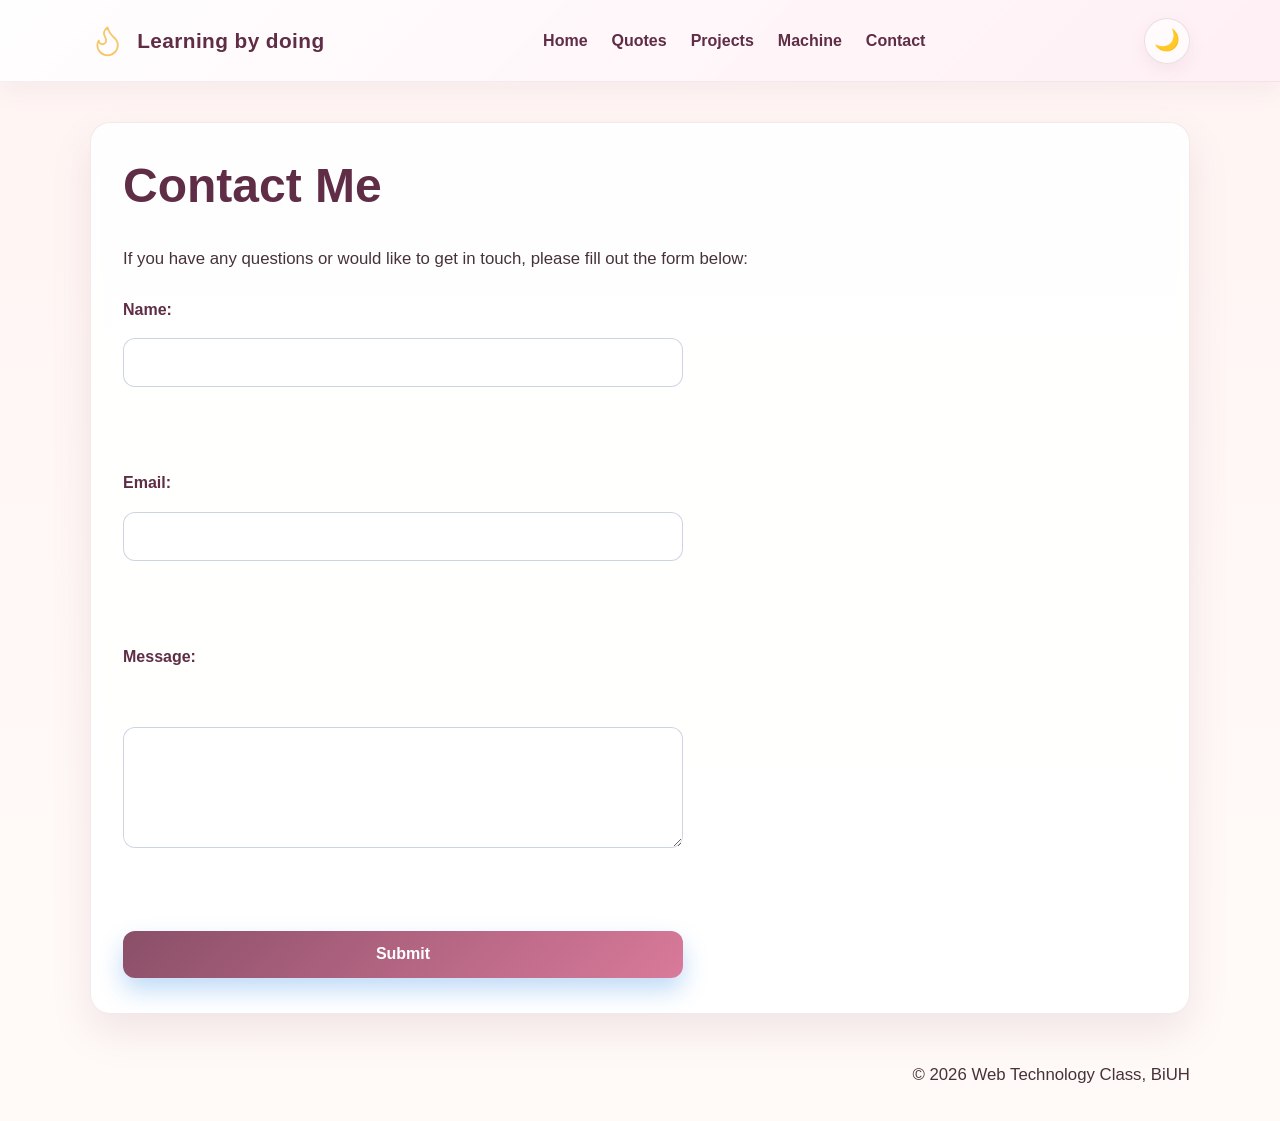
<file: contact.html>
<!DOCTYPE html>
<html lang="en">
<head>
    <meta charset="UTF-8">
    <meta name="viewport" content="width=device-width, initial-scale=1.0">
    <title>Project Page</title>
    <link rel="stylesheet" href="styles.css">
</head>
<body>
   <header id="site-header">

    </header>

    <main>
     <h1>Contact Me</h1>
        <p>If you have any questions or would like to get in touch, please fill out the form below:</p>
        <form action="submit_form.php" method="post">
            <label for="name">Name:</label>
            <input type="text" id="name" name="name" required><br><br>

            <label for="email">Email:</label>
            <input type="email" id="email" name="email" required><br><br>

            <label for="message">Message:</label><br>
            <textarea id="message" name="message" rows="5" cols="30" required></textarea><br><br>

            <input type="submit" value="Submit">
        </form>

    </main>
    <footer>
        <p>&copy; 2026 Web Technology Class, BiUH</p>
    </footer>
<script src="nav.js"></script>
</body>
</html>
</file>
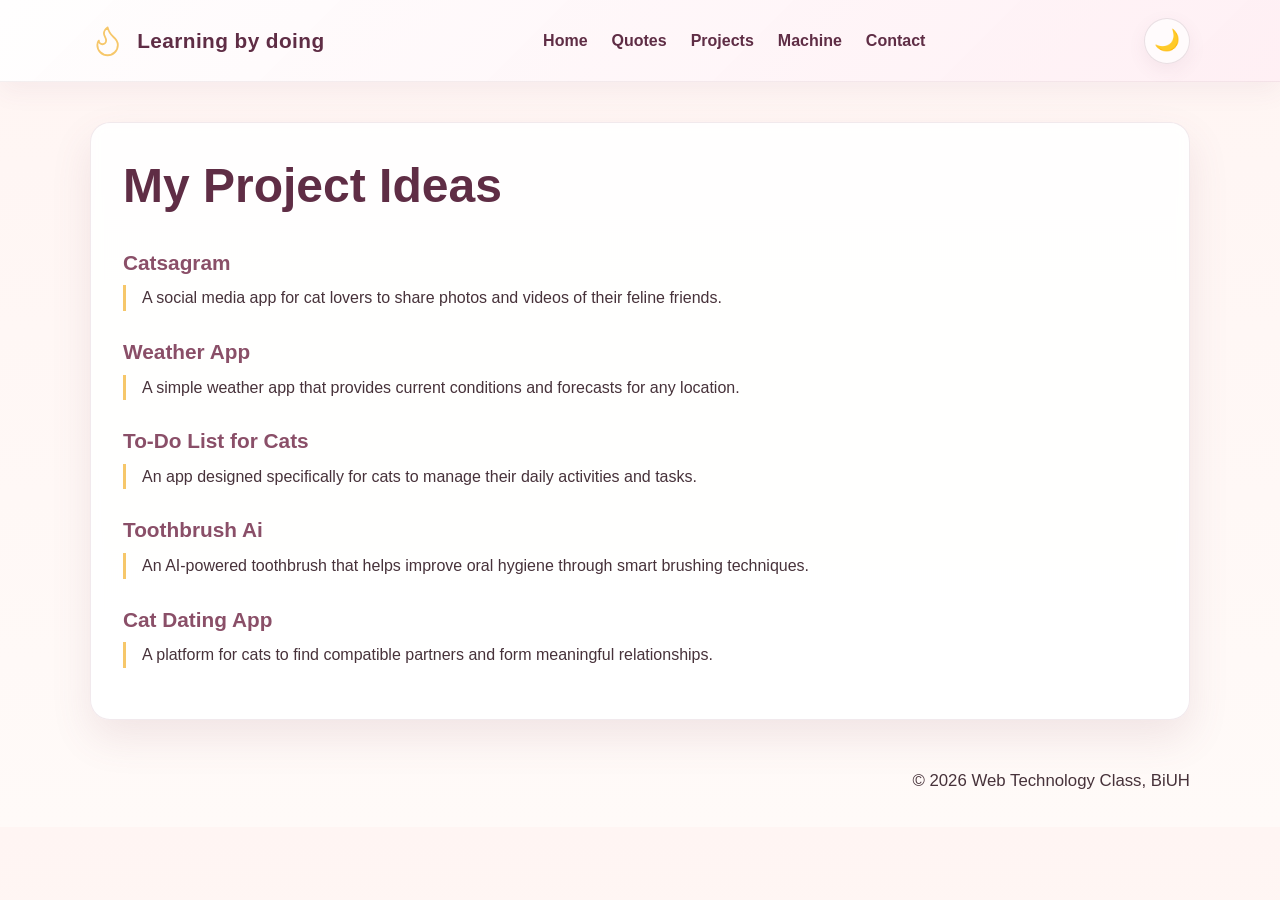
<file: project.html>
<!DOCTYPE html>
<html lang="en">
<head>
    <meta charset="UTF-8">
    <meta name="viewport" content="width=device-width, initial-scale=1.0">
    <title>Project Page</title>
    <link rel="stylesheet" href="styles.css">
</head>
<body>
<header id="site-header">

    </header>

    <main>
         <h1>My Project Ideas</h1>

        <dl>
            <dt>Catsagram</dt>
            <dd>A social media app for cat lovers to share photos and videos of their feline friends.</dd>
           
            <dt>Weather App</dt>
            <dd>A simple weather app that provides current conditions and forecasts for any location.</dd>
            
            <dt>To-Do List for Cats</dt>
            <dd>An app designed specifically for cats to manage their daily activities and tasks.</dd>
           
            <dt>Toothbrush Ai</dt>
            <dd>An AI-powered toothbrush that helps improve oral hygiene through smart brushing techniques.</dd>
           
            <dt>Cat Dating App</dt>
            <dd>A platform for cats to find compatible partners and form meaningful relationships.</dd>
        </dl>

    </main>
    <footer>
        <p>&copy; 2026 Web Technology Class, BiUH</p>
    </footer>
<script src="nav.js"></script>
</body>
</html>
</file>
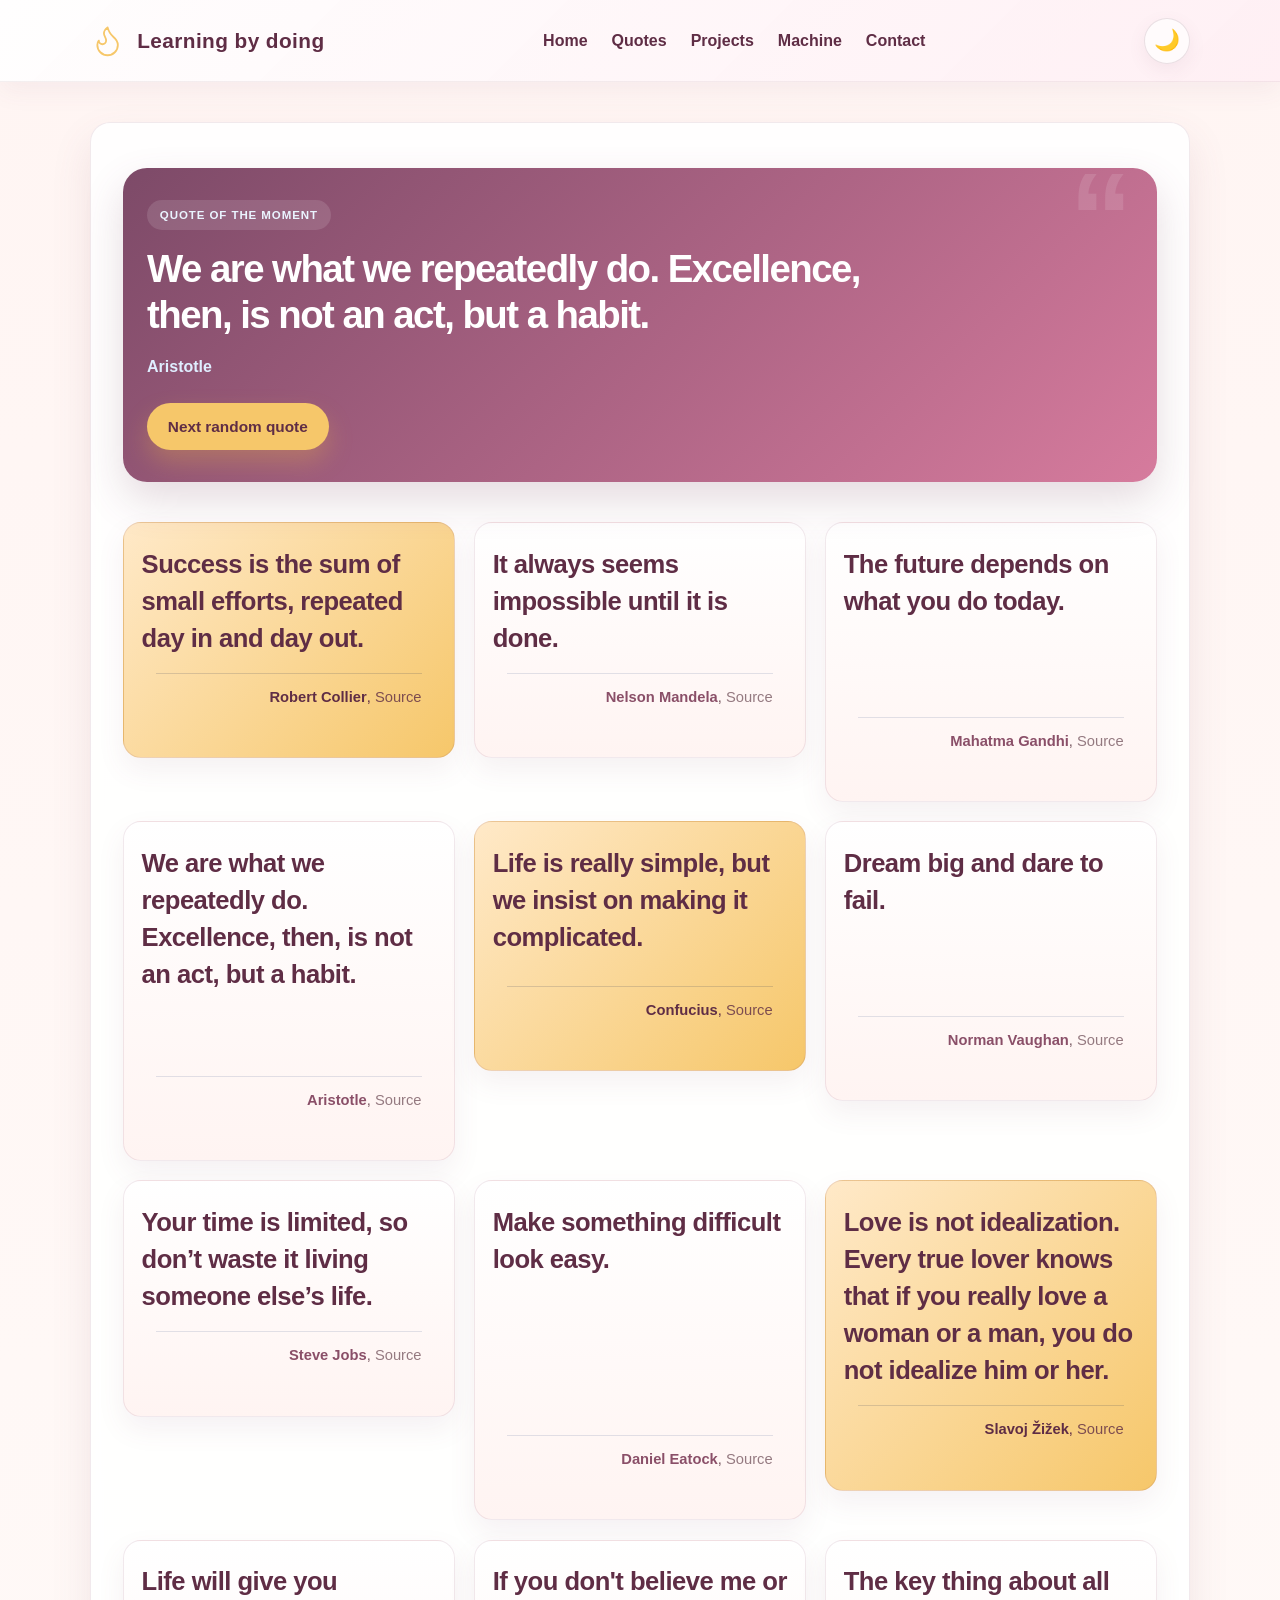
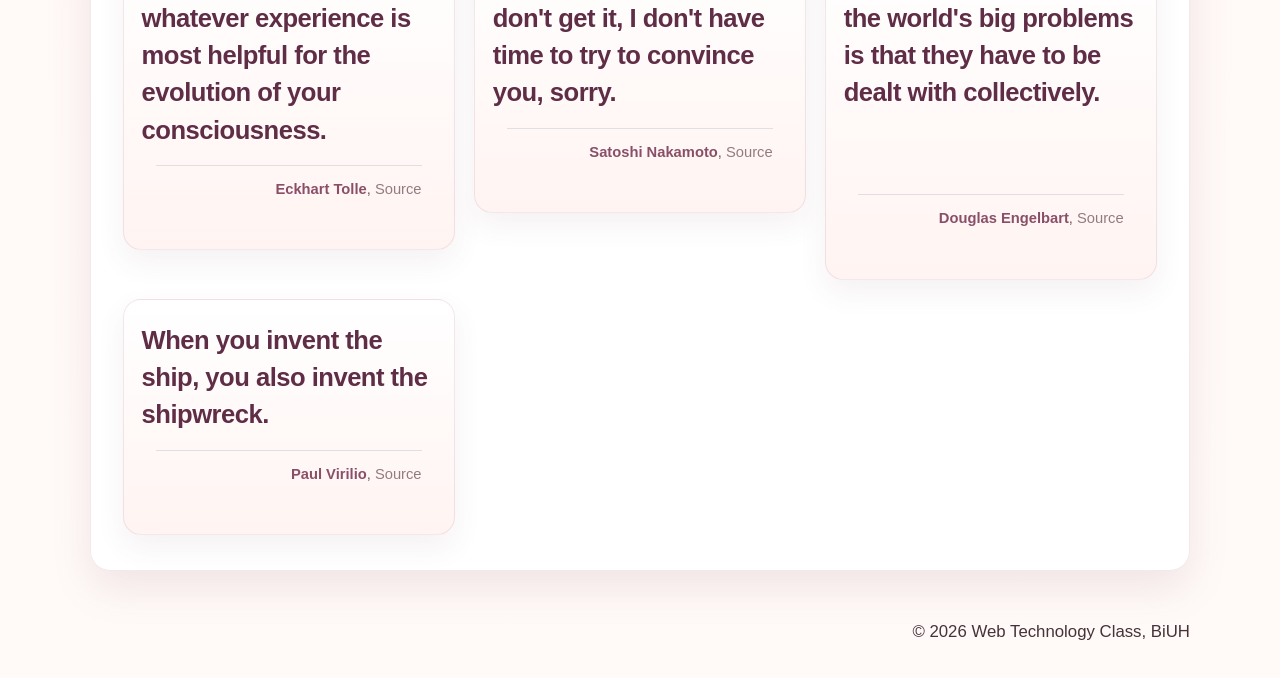
<file: quotes.html>
<!DOCTYPE html>
<html lang="en">
<head>
  <meta charset="UTF-8">
  <meta name="viewport" content="width=device-width, initial-scale=1.0">
  <title>My most loved quotes</title>
  <link rel="stylesheet" href="styles.css">
</head>
<body>
 <header id="site-header">

    </header>
<main>
  <section class="quote-hero" aria-live="polite">
    <div class="quote-hero__label">Quote of the moment</div>
    <blockquote class="quote-hero__block">
      <p id="featured-quote-text">Success is the sum of small efforts, repeated day in and day out.</p>
    </blockquote>
    <div class="quote-hero__meta">
      <cite id="featured-quote-author">Robert Collier</cite>
    </div>
    <button id="next-quote-btn" type="button">Next random quote</button>
  </section>

    <div class="grid">

<article class="quote highlight">
  <blockquote>
    <p>Success is the sum of small efforts, repeated day in and day out.</p>
  </blockquote>
  <footer>
    <cite>Robert Collier</cite>, <span class="source">Source</span>
  </footer>
</article>

<article class="quote">
  <blockquote>
    <p>It always seems impossible until it is done.</p>
  </blockquote>
  <footer>
    <cite>Nelson Mandela</cite>, <span class="source">Source</span>
  </footer>
</article>

<article class="quote">
  <blockquote>
    <p>The future depends on what you do today.</p>
  </blockquote>
  <footer>
    <cite>Mahatma Gandhi</cite>, <span class="source">Source</span>
  </footer>
</article>

<article class="quote">
  <blockquote>
    <p>We are what we repeatedly do. Excellence, then, is not an act, but a habit.</p>
  </blockquote>
  <footer>
    <cite>Aristotle</cite>, <span class="source">Source</span>
  </footer>
</article>

<article class="quote highlight">
  <blockquote>
    <p>Life is really simple, but we insist on making it complicated.</p>
  </blockquote>
  <footer>
    <cite>Confucius</cite>, <span class="source">Source</span>
  </footer>
</article>

<article class="quote">
  <blockquote>
    <p>Dream big and dare to fail.</p>
  </blockquote>
  <footer>
    <cite>Norman Vaughan</cite>, <span class="source">Source</span>
  </footer>
</article>

<article class="quote">
  <blockquote>
    <p>Your time is limited, so don’t waste it living someone else’s life.</p>
  </blockquote>
  <footer>
    <cite>Steve Jobs</cite>, <span class="source">Source</span>
  </footer>
</article>

<article class="quote">
  <blockquote>
    <p>Make something difficult look easy.</p>
  </blockquote>
  <footer>
    <cite>Daniel Eatock</cite>, <span class="source">Source</span>
  </footer>
</article>

<article class="quote highlight">
  <blockquote>
    <p>Love is not idealization. Every true lover knows that if you really love a woman or a man, you do not idealize him or her.</p>
  </blockquote>
  <footer>
    <cite>Slavoj Žižek</cite>, <span class="source">Source</span>
  </footer>
</article>

<article class="quote">
  <blockquote>
    <p>Life will give you whatever experience is most helpful for the evolution of your consciousness.</p>
  </blockquote>
  <footer>
    <cite>Eckhart Tolle</cite>, <span class="source">Source</span>
  </footer>
</article>

<article class="quote">
  <blockquote>
    <p>If you don't believe me or don't get it, I don't have time to try to convince you, sorry.</p>
  </blockquote>
  <footer>
    <cite>Satoshi Nakamoto</cite>, <span class="source">Source</span>
  </footer>
</article>

<article class="quote">
  <blockquote>
    <p>The key thing about all the world's big problems is that they have to be dealt with collectively.</p>
  </blockquote>
  <footer>
    <cite>Douglas Engelbart</cite>, <span class="source">Source</span>
  </footer>
</article>

<article class="quote">
  <blockquote>
    <p>When you invent the ship, you also invent the shipwreck.</p>
  </blockquote>
  <footer>
    <cite>Paul Virilio</cite>, <span class="source">Source</span>
  </footer>
</article>

</div>
</main>

 <footer>
        <p>&copy; 2026 Web Technology Class, BiUH</p>
    </footer>
<script src="nav.js"></script>
<script>
  const quotes = [
    { text: "Success is the sum of small efforts, repeated day in and day out.", author: "Robert Collier" },
    { text: "It always seems impossible until it is done.", author: "Nelson Mandela" },
    { text: "The future depends on what you do today.", author: "Mahatma Gandhi" },
    { text: "We are what we repeatedly do. Excellence, then, is not an act, but a habit.", author: "Aristotle" },
    { text: "Life is really simple, but we insist on making it complicated.", author: "Confucius" },
    { text: "Dream big and dare to fail.", author: "Norman Vaughan" },
    { text: "Your time is limited, so don’t waste it living someone else’s life.", author: "Steve Jobs" },
    { text: "Make something difficult look easy.", author: "Daniel Eatock" },
    { text: "Love is not idealization. Every true lover knows that if you really love a woman or a man, you do not idealize him or her.", author: "Slavoj Žižek" },
    { text: "Life will give you whatever experience is most helpful for the evolution of your consciousness.", author: "Eckhart Tolle" },
    { text: "If you don't believe me or don't get it, I don't have time to try to convince you, sorry.", author: "Satoshi Nakamoto" },
    { text: "The key thing about all the world's big problems is that they have to be dealt with collectively.", author: "Douglas Engelbart" },
    { text: "When you invent the ship, you also invent the shipwreck.", author: "Paul Virilio" }
  ];

  const featuredText = document.getElementById('featured-quote-text');
  const featuredAuthor = document.getElementById('featured-quote-author');
  const nextQuoteButton = document.getElementById('next-quote-btn');

  let currentIndex = -1;

  function getRandomIndex(excludeIndex = -1) {
    let nextIndex = Math.floor(Math.random() * quotes.length);

    while (quotes.length > 1 && nextIndex === excludeIndex) {
      nextIndex = Math.floor(Math.random() * quotes.length);
    }

    return nextIndex;
  }

  function showQuote(index) {
    currentIndex = index;
    const quote = quotes[index];
    featuredText.textContent = quote.text;
    featuredAuthor.textContent = quote.author;
  }

  nextQuoteButton.addEventListener('click', function () {
    showQuote(getRandomIndex(currentIndex));
  });

  showQuote(getRandomIndex());
</script>
</body>
</html>
</file>
<file: styles.css>
:root {
    --bg: #fff5f3;
    --bg-strong: #ffe9e2;
    --surface: rgba(255, 255, 255, 0.9);
    --panel: #ffffff;
    --primary: #8a4f68;
    --primary-deep: #5f2d45;
    --secondary: #d97a9a;
    --accent: #f6c76a;
    --text: #47323a;
    --muted: #7a5b64;
    --border: rgba(138, 79, 104, 0.12);
    --shadow: 0 18px 40px rgba(143, 82, 100, 0.12);
    --header-h: 82px;

    /* Full-bleed stages (home hero, machine page): a pale mist here, darkness in dark mode */
    --stage-bg: #fffaf8;
    --stage-deep: #f0d9d5;
    --stage-ink: #5f2d45;
    --stage-dim: #8a6b74;
    --stage-line: rgba(138, 79, 104, 0.25);
    --stage-hover: #c0517a;
    --stage-glass: rgba(255, 255, 255, 0.55);
    --stage-vignette: rgba(150, 90, 110, 0.14);
    --stage-ember: #ff5a3c;
    --stage-ember-glow: rgba(255, 90, 60, 0.22);
    --grain: url("data:image/svg+xml,%3Csvg xmlns='http://www.w3.org/2000/svg' width='180' height='180'%3E%3Cfilter id='n'%3E%3CfeTurbulence type='fractalNoise' baseFrequency='.85' numOctaves='2' stitchTiles='stitch'/%3E%3CfeColorMatrix type='saturate' values='0'/%3E%3C/filter%3E%3Crect width='100%25' height='100%25' filter='url(%23n)' opacity='.07'/%3E%3C/svg%3E");
}

* {
    box-sizing: border-box;
}

@media (prefers-reduced-motion: no-preference) {
    html {
        scroll-behavior: smooth;
    }
}

body {
    margin: 0;
    font-family: "Segoe UI", "Helvetica Neue", Arial, sans-serif;
    background: linear-gradient(180deg, var(--bg) 0%, #fffaf8 100%);
    color: var(--text);
    line-height: 1.6;
}

/* nav.js fetches the navigation; keep its space so the page doesn't jump when it arrives */
#site-header {
    min-height: var(--header-h);
}

#site-header nav {
    animation: arrive-soft 0.4s ease both;
}

header {
    width: 100%;
    background: linear-gradient(135deg, rgba(255, 255, 255, 0.88) 0%, rgba(255, 239, 244, 0.9) 100%);
    box-shadow: 0 10px 24px rgba(123, 74, 104, 0.06);
    border-bottom: 1px solid rgba(111, 61, 82, 0.08);
}

nav {
    width: min(1100px, 90%);
    margin: 0 auto;
    padding: 1.1rem 0;
    display: flex;
    justify-content: space-between;
    align-items: center;
    gap: 1.5rem;
}

#logo {
    display: flex;
    align-items: center;
    gap: 0.75rem;
    font-weight: 700;
}

#logo svg {
    color: var(--accent);
    width: 2.2rem;
    height: 2.2rem;
}

#logo a {
    color: var(--primary-deep);
    text-decoration: none;
    font-size: 1.3rem;
    letter-spacing: 0.02em;
}

nav ul {
    list-style: none;
    display: flex;
    gap: 1.5rem;
    padding: 0;
    margin: 0;
    flex-wrap: wrap;
}

nav a {
    color: var(--primary-deep);
    text-decoration: none;
    font-weight: 600;
    transition: color 0.2s ease;
}

nav a:hover,
nav a:focus {
    color: var(--secondary);
}

.theme-toggle {
    width: 46px;
    height: 46px;
    display: inline-flex;
    align-items: center;
    justify-content: center;
    border: 1px solid rgba(111, 61, 82, 0.15);
    background: rgba(255, 255, 255, 0.7);
    color: var(--primary-deep);
    border-radius: 50%;
    padding: 0;
    font-weight: 700;
    cursor: pointer;
    transition: all 0.2s ease;
    box-shadow: 0 6px 18px rgba(123, 74, 104, 0.08);
}

.theme-toggle:hover,
.theme-toggle:focus {
    background: rgba(246, 199, 106, 0.25);
    border-color: rgba(111, 61, 82, 0.2);
    transform: translateY(-1px);
}

.theme-toggle__icon {
    font-size: 1.3rem;
    line-height: 1;
}

main {
    width: min(1100px, 90%);
    margin: 2.5rem auto 3rem;
    background: var(--surface);
    border: 1px solid var(--border);
    border-radius: 20px;
    box-shadow: var(--shadow);
    padding: 2.2rem 2rem;
    backdrop-filter: blur(6px);
}

h1 {
    margin-top: 0;
    font-size: clamp(2rem, 4vw, 3rem);
    color: var(--primary-deep);
    line-height: 1.15;
}

p,
label,
input,
textarea,
li,
dd,
dt {
    font-family: "Segoe UI", "Helvetica Neue", Arial, sans-serif;
}

p {
    color: var(--text);
    font-size: 1.05rem;
}

img {
    display: block;
    max-width: 100%;
    height: auto;
    border-radius: 16px;
    margin-top: 1.5rem;
    box-shadow: 0 12px 28px rgba(10, 45, 109, 0.15);
}

A {
    color: var(--secondary);
}

A:hover {
    color: var(--primary);
}

.quote-hero {
    margin: 0.6rem 0 2.5rem;
    padding: 2rem 1.5rem;
    border-radius: 24px;
    background: linear-gradient(135deg, #7d4a68 0%, #d67b9d 100%);
    color: #fff;
    box-shadow: 0 18px 40px rgba(123, 74, 104, 0.2);
    position: relative;
    overflow: hidden;
}

.quote-hero::before {
    content: "“";
    position: absolute;
    top: -0.9rem;
    right: 1.5rem;
    font-size: 8rem;
    line-height: 1;
    color: rgba(255, 255, 255, 0.12);
    font-weight: 700;
}

.quote-hero__label {
    display: inline-block;
    margin-bottom: 1rem;
    padding: 0.35rem 0.8rem;
    border-radius: 999px;
    background: rgba(255, 255, 255, 0.12);
    color: #eaf4ff;
    font-size: 0.72rem;
    font-weight: 700;
    letter-spacing: 0.08em;
    text-transform: uppercase;
}

.quote-hero__block {
    margin: 0;
    max-width: 760px;
}

.quote-hero__block p {
    margin: 0;
    font-size: clamp(1.8rem, 3vw, 3rem);
    line-height: 1.2;
    letter-spacing: -0.04em;
    font-weight: 700;
    color: #fff;
}

.quote-hero__meta {
    margin-top: 1rem;
}

.quote-hero__meta cite {
    font-style: normal;
    font-size: 1rem;
    color: #dfeeff;
    font-weight: 700;
}

#next-quote-btn {
    margin-top: 1.5rem;
    border: none;
    border-radius: 999px;
    padding: 0.9rem 1.3rem;
    background: var(--accent);
    color: var(--primary-deep);
    font-size: 0.96rem;
    font-weight: 800;
    cursor: pointer;
    transition: transform 0.2s ease, box-shadow 0.2s ease;
    box-shadow: 0 12px 24px rgba(244, 185, 66, 0.28);
}

#next-quote-btn:hover,
#next-quote-btn:focus {
    transform: translateY(-1px);
}

.grid {
    display: grid;
    grid-template-columns: repeat(auto-fit, minmax(260px, 1fr));
    gap: 1.2rem;
    margin-top: 2rem;
    align-items: start;
}

.quote {
    width: 100%;
    min-height: 220px;
    border: 1px solid rgba(138, 79, 104, 0.12);
    border-radius: 18px;
    padding: 1.4rem 1.1rem 1rem;
    background: linear-gradient(180deg, #ffffff 0%, #fff4f2 100%);
    color: var(--primary-deep);
    box-shadow: 0 12px 28px rgba(123, 74, 104, 0.08);
    display: flex;
    flex-direction: column;
    justify-content: space-between;
}

.quote:nth-child(3n) {
    min-height: 280px;
}

.quote:nth-child(4n) {
    min-height: 340px;
}

.quote:nth-child(5n) {
    min-height: 250px;
}

.quote blockquote {
    margin: 0 0 1rem;
    font-size: 1.2rem;
    line-height: 1.6;
    color: var(--primary-deep);
}

.quote blockquote p {
    margin: 0;
    color: var(--primary-deep);
    font-size: clamp(1.2rem, 2vw, 1.8rem);
    line-height: 1.45;
    font-weight: 700;
    letter-spacing: -0.02em;
    font-family: "Segoe UI", "Helvetica Neue", Arial, sans-serif;
}

.quote footer {
    font-size: 0.92rem;
    color: var(--muted);
    border-top: 1px solid rgba(10, 45, 109, 0.12);
    padding-top: 0.75rem;
}

.quote cite {
    font-style: normal;
    font-weight: 700;
    color: var(--primary);
}

.quote .source {
    opacity: 0.8;
}

.highlight {
    background: linear-gradient(135deg, #ffe9c8 0%, #f6c76a 100%);
    border-color: rgba(138, 79, 104, 0.15);
    color: var(--primary-deep);
}

.highlight blockquote p,
.highlight footer,
.highlight cite,
.highlight .source {
    color: var(--primary-deep);
}

.highlight footer {
    border-top-color: rgba(8, 31, 75, 0.15);
}

form {
    max-width: 560px;
    margin-top: 1.5rem;
    display: grid;
    gap: 1rem;
}

label {
    font-weight: 600;
    color: var(--primary-deep);
}

input,
textarea {
    width: 100%;
    padding: 0.9rem 1rem;
    border-radius: 12px;
    border: 1px solid rgba(10, 45, 109, 0.2);
    background: #fff;
    color: var(--text);
    font-size: 1rem;
}

input:focus,
textarea:focus {
    outline: none;
    border-color: var(--secondary);
    box-shadow: 0 0 0 4px rgba(29, 125, 226, 0.12);
}

input[type="submit"] {
    width: auto;
    border: none;
    background: linear-gradient(135deg, var(--primary), var(--secondary));
    color: white;
    font-weight: 700;
    padding: 0.9rem 1.6rem;
    cursor: pointer;
    transition: transform 0.2s ease, box-shadow 0.2s ease;
    box-shadow: 0 12px 24px rgba(29, 125, 226, 0.28);
}

input[type="submit"]:hover {
    transform: translateY(-1px);
}

footer {
    width: min(1100px, 90%);
    margin: 0 auto 2rem;
    text-align: right;
    font-size: 0.92rem;
    color: var(--muted);
}

dl {
    margin-top: 1.5rem;
}

dt {
    font-weight: 700;
    color: var(--primary);
    font-size: 1.3rem;
    margin-top: 1.5rem;
}

dd {
    margin-left: 0;
    margin-top: 0.4rem;
    padding-left: 1rem;
    border-left: 3px solid var(--accent);
    color: var(--text);
}

.eyebrow {
    display: inline-block;
    margin: 0 0 0.8rem;
    padding: 0.35rem 0.8rem;
    border-radius: 999px;
    background: rgba(29, 125, 226, 0.12);
    color: var(--primary);
    font-size: 0.78rem;
    font-weight: 700;
    letter-spacing: 0.08em;
    text-transform: uppercase;
}

.preview-grid {
    display: grid;
    grid-template-columns: repeat(auto-fit, minmax(220px, 1fr));
    gap: 1.2rem;
    margin-top: 2rem;
}

.preview-card {
    display: block;
    padding: 1.4rem 1.2rem;
    background: linear-gradient(180deg, #ffffff 0%, #edf5ff 100%);
    border: 1px solid rgba(10, 45, 109, 0.12);
    border-radius: 18px;
    text-decoration: none;
    color: var(--text);
    box-shadow: 0 10px 22px rgba(13, 45, 110, 0.06);
    transition: transform 0.2s ease, box-shadow 0.2s ease, border-color 0.2s ease;
}

.preview-card:hover,
.preview-card:focus {
    transform: translateY(-2px);
    border-color: rgba(29, 125, 226, 0.35);
    box-shadow: 0 16px 28px rgba(13, 45, 110, 0.09);
}

.preview-card .tag {
    display: inline-block;
    margin-bottom: 0.8rem;
    font-size: 0.72rem;
    font-weight: 700;
    letter-spacing: 0.06em;
    text-transform: uppercase;
    color: var(--primary);
    background: rgba(29, 125, 226, 0.1);
    padding: 0.35rem 0.6rem;
    border-radius: 999px;
}

.preview-card h2 {
    margin: 0 0 0.7rem;
    color: var(--primary-deep);
    font-size: 1.5rem;
}

.preview-card p {
    margin: 0;
    color: var(--muted);
}

body.dark-mode {
    --bg: #1a1320;
    --bg-strong: #241b2b;
    --surface: rgba(35, 25, 38, 0.92);
    --panel: #2a1f2d;
    --primary: #f7d4df;
    --primary-deep: #fff1f6;
    --secondary: #ec9ec0;
    --accent: #f3c778;
    --text: #f7edf2;
    --muted: #d8bdc7;
    --border: rgba(255, 255, 255, 0.09);
    --shadow: 0 20px 40px rgba(0, 0, 0, 0.28);
    --stage-bg: #1b1117;
    --stage-deep: #060304;
    --stage-ink: rgba(255, 238, 242, 0.85);
    --stage-dim: rgba(255, 238, 242, 0.5);
    --stage-line: rgba(255, 238, 242, 0.2);
    --stage-hover: #fff;
    --stage-glass: rgba(255, 255, 255, 0.05);
    --stage-vignette: rgba(0, 0, 0, 0.55);
    --stage-ember-glow: rgba(255, 90, 60, 0.45);
    background: linear-gradient(180deg, var(--bg) 0%, #120d14 100%);
}

body.dark-mode header {
    background: linear-gradient(135deg, rgba(55, 39, 48, 0.96) 0%, rgba(88, 60, 70, 0.94) 100%);
    border-bottom: 1px solid rgba(255, 255, 255, 0.08);
}

body.dark-mode #logo a,
body.dark-mode nav a,
body.dark-mode .theme-toggle {
    color: var(--primary-deep);
}

body.dark-mode .theme-toggle {
    background: rgba(255, 255, 255, 0.12);
    border-color: rgba(255, 255, 255, 0.12);
}

body.dark-mode main {
    background: var(--surface);
    border-color: var(--border);
}

body.dark-mode .quote,
body.dark-mode .preview-card {
    background: linear-gradient(180deg, #332330 0%, #261c2c 100%);
    border-color: rgba(255, 255, 255, 0.08);
    color: var(--primary-deep);
    box-shadow: 0 12px 28px rgba(0, 0, 0, 0.2);
}

body.dark-mode .quote blockquote p,
body.dark-mode .quote footer,
body.dark-mode .highlight blockquote p,
body.dark-mode .highlight footer,
body.dark-mode .preview-card h2,
body.dark-mode .preview-card p {
    color: var(--primary-deep);
}

body.dark-mode .quote .source,
body.dark-mode .quote cite {
    color: var(--muted);
}

body.dark-mode input,
body.dark-mode textarea {
    background: #2a1f2d;
    border-color: rgba(255, 255, 255, 0.08);
    color: #fff;
}

body.dark-mode footer {
    color: var(--muted);
}

@media (max-width: 720px) {
    :root {
        --header-h: 192px;
    }

    nav {
        flex-direction: column;
        align-items: flex-start;
    }

    nav ul {
        gap: 0.8rem 1.1rem;
    }

    main {
        padding: 1.5rem 1.1rem;
    }

    footer {
        text-align: center;
    }
}
/* Stage pages (body.stage-page): the page opens with a full-bleed stage and
   the navigation floats over it */
body.stage-page header {
    position: absolute;
    inset: 0 0 auto;
    z-index: 10;
    background: none;
    border: 0;
    box-shadow: none;
}

body.stage-page #logo a,
body.stage-page nav a,
body.stage-page .theme-toggle {
    color: var(--stage-ink);
}

body.stage-page nav a:hover,
body.stage-page nav a:focus {
    color: var(--stage-hover);
}

body.stage-page .theme-toggle {
    background: var(--stage-glass);
    border-color: var(--stage-line);
    box-shadow: none;
}

body.stage-page main {
    width: 100%;
    margin: 0;
    padding: 0;
    background: none;
    border: 0;
    border-radius: 0;
    box-shadow: none;
    backdrop-filter: none;
}

/* The usual content card, for what comes below a stage */
.stage-card {
    width: min(1100px, 90%);
    margin: 3rem auto;
    padding: 2.2rem 2rem;
    background: var(--surface);
    border: 1px solid var(--border);
    border-radius: 20px;
    box-shadow: var(--shadow);
}

.stage-card > :first-child {
    margin-top: 0;
}

/* Machine page: the box only comes out of the mist (or the dark) once the 3D
   scene is ready (machine.js adds .is-ready), and the controls only once it
   has fully arrived (.is-awake). Until then a crack of light breathes, and it
   only starts whispering if loading takes a while. */
.machine-stage {
    position: relative;
    height: 100vh;
    height: 100svh;
    min-height: 30rem;
    overflow: hidden;
    color: var(--stage-ink);
    background: radial-gradient(ellipse at 50% 58%, var(--stage-bg) 0%, var(--stage-deep) 85%);
}

/* Vignette and a little film grain on top of everything 3D */
.machine-stage::after {
    content: "";
    position: absolute;
    inset: 0;
    z-index: 1;
    pointer-events: none;
    background:
        radial-gradient(ellipse at 50% 52%, transparent 45%, var(--stage-vignette) 100%),
        var(--grain);
}

/* machine.js fades the canvas in (slowly out of the light mist, quicker out of the dark) */
.machine-view {
    position: absolute;
    inset: 0;
}

.machine-stage:not(.is-ready) .machine-view {
    visibility: hidden;
}

.machine-view canvas {
    display: block;
    width: 100%;
    height: 100%;
}

.machine-veil {
    position: absolute;
    inset: 0;
    z-index: 2;
    display: grid;
    place-content: center;
    justify-items: center;
    gap: 2.4rem;
    pointer-events: none;
    transition: opacity 1.4s ease, visibility 0s linear 1.4s;
}

.machine-stage.is-ready .machine-veil {
    opacity: 0;
    visibility: hidden;
}

/* Light leaking from under a lid */
.machine-slit {
    width: min(9rem, 32vw);
    height: 2px;
    border-radius: 2px;
    background: linear-gradient(90deg, transparent, var(--stage-ember) 28%, #ffc2a3 50%, var(--stage-ember) 72%, transparent);
    box-shadow: 0 0 18px 2px var(--stage-ember-glow), 0 0 70px 10px rgba(255, 90, 60, 0.16);
    animation: slit-breathe 3.4s ease-in-out infinite;
}

@keyframes slit-breathe {
    0%,
    100% {
        opacity: 0.3;
        transform: scaleX(0.72);
    }
    50% {
        opacity: 1;
        transform: scaleX(1);
    }
}

.machine-whisper {
    grid-area: 2 / 1;
    margin: 0;
    font-family: Georgia, "Times New Roman", serif;
    font-style: italic;
    font-size: 1.05rem;
    letter-spacing: 0.02em;
    color: var(--stage-dim);
    opacity: 0;
}

.machine-whisper--soon {
    animation: whisper-pass 4.6s ease 2.4s both;
}

.machine-whisper--late {
    animation: whisper-stay 1.6s ease 7.5s both;
}

.machine-whisper--failed,
.machine-stage.is-failed .machine-whisper {
    display: none;
}

.machine-stage.is-failed .machine-whisper--failed {
    display: block;
    animation: whisper-stay 1.6s ease both;
}

.machine-stage.is-failed .machine-slit {
    animation: none;
    opacity: 0.15;
}

@keyframes whisper-pass {
    0% {
        opacity: 0;
        transform: translateY(4px);
    }
    18%,
    78% {
        opacity: 1;
        transform: none;
    }
    100% {
        opacity: 0;
    }
}

@keyframes whisper-stay {
    from {
        opacity: 0;
        transform: translateY(4px);
    }
    to {
        opacity: 1;
        transform: none;
    }
}

/* Status line, counter and buttons, offered once the box has arrived */
.machine-hud {
    position: absolute;
    inset: auto 0 0;
    z-index: 3;
    display: flex;
    flex-wrap: wrap;
    align-items: flex-end;
    justify-content: space-between;
    gap: 1rem 2rem;
    padding: clamp(1.2rem, 4vw, 2.6rem);
    pointer-events: none;
    opacity: 0;
    visibility: hidden;
    transform: translateY(8px);
    transition: opacity 1.6s ease, transform 1.6s ease, visibility 0s linear 1.6s;
}

.machine-stage.is-ready.is-awake .machine-hud {
    opacity: 1;
    visibility: visible;
    transform: none;
    transition: opacity 1.6s ease, transform 1.6s ease, visibility 0s;
}

.machine-status {
    margin: 0;
    min-height: 1.5em;
    font-family: Georgia, "Times New Roman", serif;
    font-style: italic;
    font-size: clamp(1.05rem, 1.6vw, 1.3rem);
    color: var(--stage-ink);
}

.machine-count {
    margin: 0.35rem 0 0;
    font-size: 0.85rem;
    letter-spacing: 0.04em;
    color: var(--stage-dim);
    animation: whisper-stay 1.2s ease both;
}

.machine-count strong {
    color: var(--stage-ink);
    font-variant-numeric: tabular-nums;
}

.machine-controls {
    display: flex;
    flex-wrap: wrap;
    gap: 0.6rem;
    pointer-events: auto;
}

.machine-btn {
    border: none;
    border-radius: 999px;
    padding: 0.8rem 1.3rem;
    background: var(--accent);
    color: #5f2d45;
    font-size: 0.96rem;
    font-weight: 800;
    cursor: pointer;
    transition: transform 0.2s ease;
    box-shadow: 0 12px 24px rgba(244, 185, 66, 0.28);
}

.machine-btn:hover,
.machine-btn:focus-visible {
    transform: translateY(-1px);
}

/* On the stage the buttons stay quiet */
.machine-stage .machine-btn {
    padding: 0.7rem 1.2rem;
    background: var(--stage-glass);
    color: var(--stage-ink);
    border: 1px solid rgba(255, 90, 60, 0.45);
    box-shadow: none;
    font-weight: 600;
    backdrop-filter: blur(4px);
    transition: border-color 0.3s ease, color 0.3s ease, box-shadow 0.3s ease;
}

.machine-stage .machine-btn--ghost {
    border-color: var(--stage-line);
}

.machine-stage .machine-btn:hover,
.machine-stage .machine-btn:focus-visible {
    transform: none;
    color: var(--stage-hover);
    border-color: var(--stage-hover);
    box-shadow: 0 0 24px rgba(255, 90, 60, 0.18);
}

/* The wheel zooms the box, so the way down to the history is a link */
.machine-more {
    position: absolute;
    left: 50%;
    bottom: clamp(1.2rem, 4vw, 2.6rem);
    z-index: 3;
    translate: -50% 0;
    padding: 0.5rem 0.8rem;
    font-size: 0.82rem;
    letter-spacing: 0.08em;
    text-transform: uppercase;
    text-decoration: none;
    color: var(--stage-dim);
    opacity: 0;
    visibility: hidden;
    transition: opacity 1.6s ease, color 0.3s ease, visibility 0s linear 1.6s;
}

.machine-more::after {
    content: " ↓";
}

.machine-more:hover,
.machine-more:focus-visible {
    color: var(--stage-hover);
}

.machine-stage.is-ready.is-awake .machine-more {
    opacity: 1;
    visibility: visible;
    transition: opacity 1.6s ease 0.6s, color 0.3s ease, visibility 0s;
}

.machine-history h2 {
    color: var(--primary-deep);
}

@media (max-width: 480px) {
    :root {
        --header-h: 231px;
    }
}

@media (max-width: 720px) {
    .machine-hud {
        flex-direction: column;
        align-items: flex-start;
    }

    /* touch scrolls past the stage anyway */
    .machine-more {
        display: none;
    }

    .stage-card {
        padding: 1.5rem 1.1rem;
    }
}

@media (prefers-reduced-motion: reduce) {
    .machine-slit {
        animation: none;
        opacity: 0.8;
    }

    .machine-hud {
        transform: none;
    }
}

/* Home hero: "Learning by doing." The i in "doing" is the machine's switch and
   the underline under "do" is its lid. hero.js adds .is-live once the 3D layer
   is running; without it the headline stays plain text. */
.hero {
    --hero-on: #c0517a;
    position: relative;
    display: flex;
    flex-direction: column;
    justify-content: flex-end;
    min-height: 100vh;
    min-height: 100svh;
    padding: calc(var(--header-h) + 1.5rem) 0 clamp(2rem, 7vh, 4.5rem);
    overflow: hidden;
    background:
        var(--grain),
        radial-gradient(ellipse at 50% 52%, transparent 45%, var(--stage-vignette) 100%),
        radial-gradient(ellipse at 50% 58%, var(--stage-bg) 0%, var(--stage-deep) 85%);
}

/* The content lines up with the navigation; the 3D layer spans the full width */
.hero-inner {
    width: min(1100px, 90%);
    margin: 0 auto;
}

.hero-title {
    margin: 0.1em 0 0.35em;
    font-family: "Recursive", "Segoe UI", "Helvetica Neue", Arial, sans-serif;
    font-size: clamp(3rem, min(19vw, 24vh), 15.5rem);
    font-weight: 800;
    font-variation-settings: "wght" 800, "CASL" 0, "slnt" 0, "CRSV" 0, "MONO" 0;
    line-height: 0.9;
    letter-spacing: -0.035em;
    color: var(--primary-deep);
}

.hero-line {
    display: block;
    white-space: nowrap;
}

.hero-lid {
    transition: text-decoration-color 0.6s ease;
    text-decoration: underline var(--accent);
    text-decoration-thickness: 0.085em;
    text-underline-offset: 0.06em;
    text-decoration-skip-ink: none;
}

.hero-switch {
    position: relative;
    margin-inline: 0.05em;
}

.hero-probe {
    display: inline-block;
    width: 0;
    height: 0;
}

/* Switched on: the letters loosen up, starting at the switch */
.hero-ch {
    transition:
        font-variation-settings 0.5s cubic-bezier(0.3, 0.7, 0.2, 1) var(--wave, 0ms),
        color 0.5s ease var(--wave, 0ms);
}

.hero-title.is-on .hero-ch {
    font-variation-settings: "wght" 1000, "CASL" 1, "slnt" -12, "CRSV" 1, "MONO" 0;
    color: var(--hero-on);
}

.hero.is-live .hero-lid {
    text-decoration-color: transparent;
}

.hero.is-live .hero-switch,
.hero.is-live .hero-switch .hero-ch {
    color: transparent;
    cursor: pointer;
}

.hero.is-live .hero-switch::after {
    content: "";
    position: absolute;
    inset: -0.1em -0.22em -0.12em;
}

.hero-stage {
    position: absolute;
    inset: 0;
    z-index: 1;
    pointer-events: none;
    opacity: 0;
    transition: opacity 0.6s ease;
}

/* The handover: the 3D parts fade in while the i and the underline fade out */
.hero.is-live .hero-stage {
    opacity: 1;
}

.hero-stage canvas {
    display: block;
    width: 100%;
    height: 100%;
}

.hero-foot {
    display: grid;
    grid-template-columns: minmax(0, 1fr) auto;
    align-items: end;
    gap: 1.2rem 3rem;
}

.hero-lede {
    margin: 0;
    max-width: 46ch;
    font-size: 1.12rem;
    color: var(--stage-ink);
}

.hero-actions {
    display: grid;
    justify-items: start;
    gap: 0.55rem;
    max-width: 22rem;
}

.hero:not(.is-live) .hero-actions {
    display: none;
}

/* ...offered once the i has tipped over into a switch */
.hero.is-live .hero-actions {
    animation: arrive 0.9s cubic-bezier(0.2, 0.7, 0.2, 1) 1.5s both;
}

.hero-status {
    margin: 0;
    min-height: 1.5em;
    font-family: "Recursive", ui-monospace, Menlo, monospace;
    font-variation-settings: "MONO" 1, "CASL" 0;
    font-size: 0.82rem;
    color: var(--stage-dim);
}

.visually-hidden {
    position: absolute;
    width: 1px;
    height: 1px;
    margin: -1px;
    padding: 0;
    overflow: hidden;
    clip: rect(0 0 0 0);
    white-space: nowrap;
    border: 0;
}

body.dark-mode .hero {
    --hero-on: var(--accent);
}

/* Entrance: the script in index.html adds .js at once and .fonts-in when the
   headline font has arrived. Until then the hero waits; then it rises in,
   line by line, while the 3D code is still loading. */
.js .hero .eyebrow,
.js .hero-line,
.js .hero-lede,
.js .preview-grid {
    opacity: 0;
}

.fonts-in .hero .eyebrow,
.fonts-in .hero-line,
.fonts-in .hero-lede,
.fonts-in .preview-grid {
    opacity: 1;
    animation: arrive 1s cubic-bezier(0.2, 0.7, 0.2, 1) both;
}

.fonts-in .hero-line:nth-child(1) {
    animation-delay: 0.08s;
}

.fonts-in .hero-line:nth-child(2) {
    animation-delay: 0.2s;
}

.fonts-in .hero-lede {
    animation-delay: 0.45s;
}

.fonts-in .preview-grid {
    animation-delay: 0.6s;
}

@keyframes arrive {
    from {
        opacity: 0;
        transform: translateY(0.3em);
    }
}

@keyframes arrive-soft {
    from {
        opacity: 0;
    }
}

@media (max-width: 720px) {
    .hero-foot {
        grid-template-columns: 1fr;
    }
}

@media (prefers-reduced-motion: reduce) {
    .hero-ch {
        transition: none;
    }

    .fonts-in .hero .eyebrow,
    .fonts-in .hero-line,
    .fonts-in .hero-lede,
    .fonts-in .preview-grid,
    .hero.is-live .hero-actions {
        animation-name: arrive-soft;
    }
}
</file>
